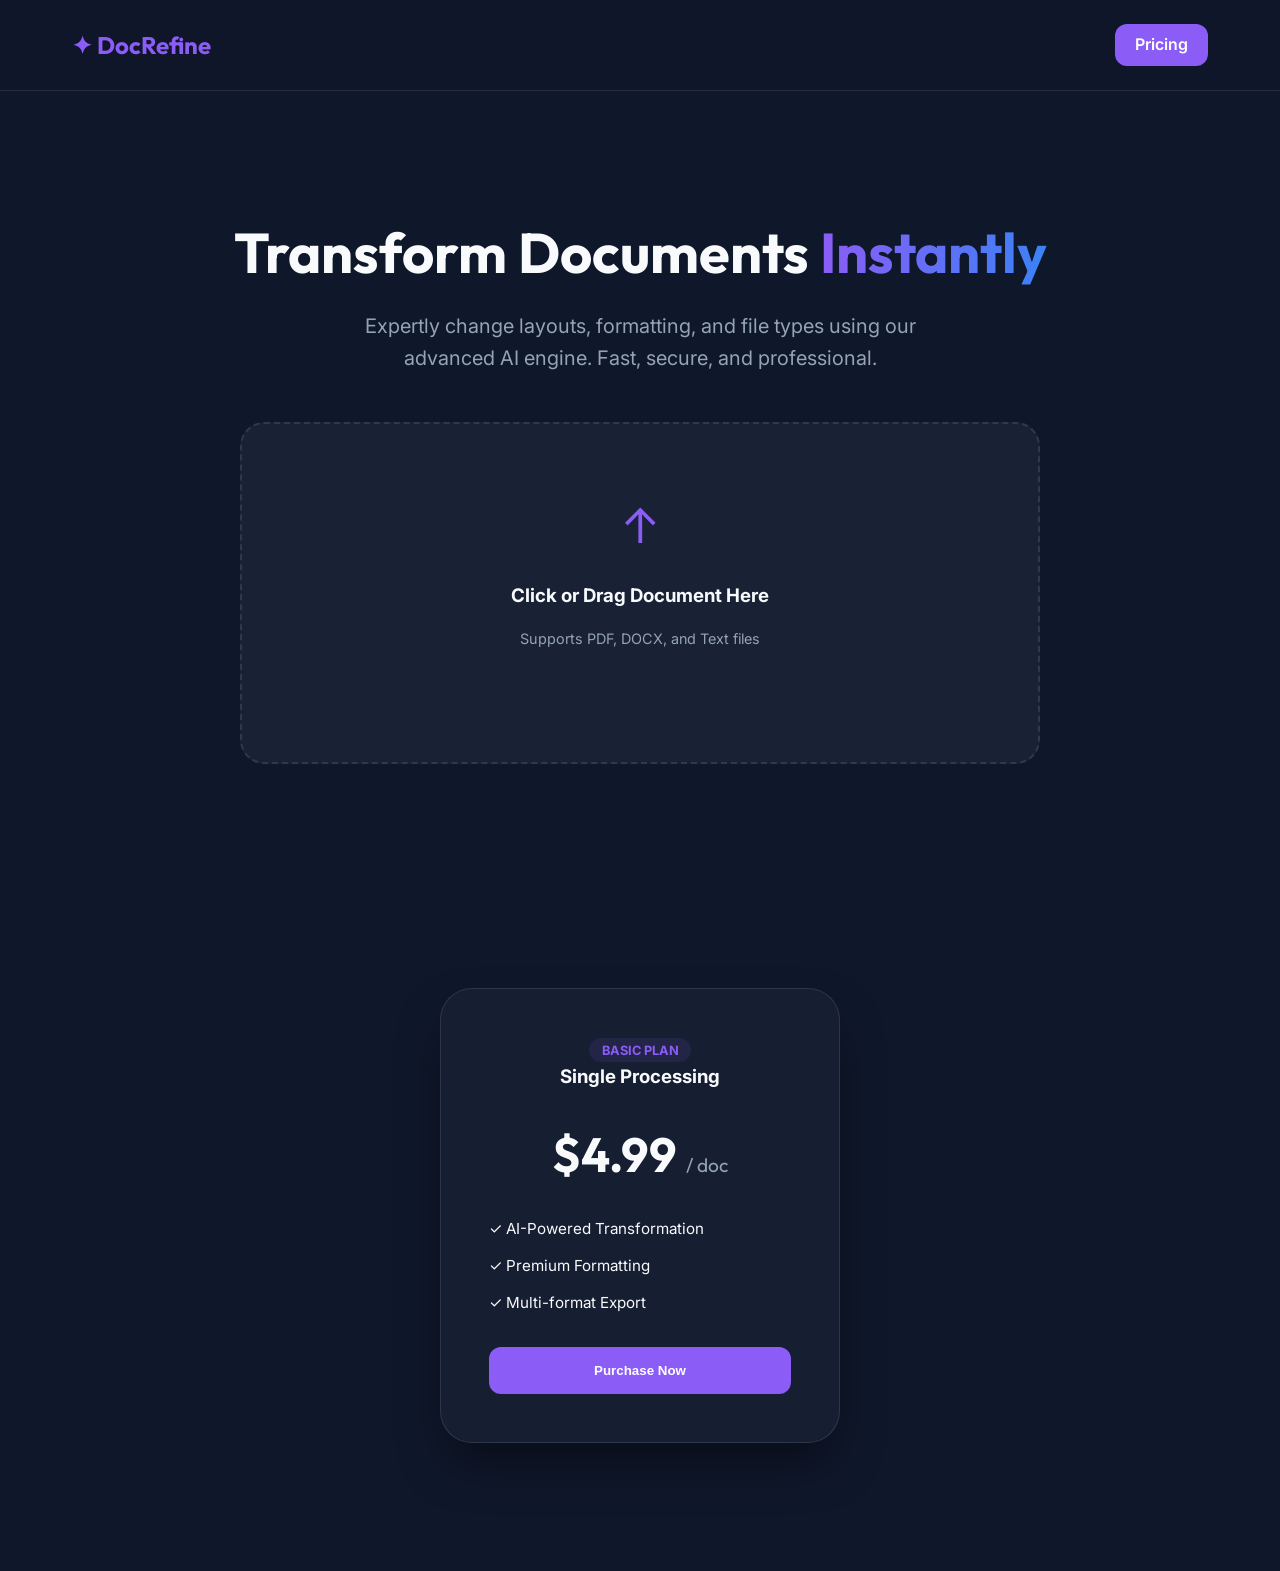
<file: index.html>
<!DOCTYPE html>
<html lang="en">
<head>
    <meta charset="UTF-8">
    <meta name="viewport" content="width=device-width, initial-scale=1.0">
    <title>DocRefine | AI Document Transformer</title>
    <link rel="preconnect" href="https://fonts.googleapis.com">
    <link rel="preconnect" href="https://fonts.gstatic.com" crossorigin>
    <link href="https://fonts.googleapis.com/css2?family=Inter:wght@400;500;600&family=Outfit:wght@400;600;700&display=swap" rel="stylesheet">
    <style>
        :root {
            --primary: #8b5cf6;
            --primary-hover: #7c3aed;
            --bg-dark: #0f172a;
            --bg-card: rgba(30, 41, 59, 0.7);
            --text-white: #f8fafc;
            --text-muted: #94a3b8;
            --glass-border: rgba(255, 255, 255, 0.1);
            --transition: all 0.3s cubic-bezier(0.4, 0, 0.2, 1);
        }

        * { margin: 0; padding: 0; box-sizing: border-box; }
        body {
            font-family: 'Inter', sans-serif;
            background-color: var(--bg-dark);
            color: var(--text-white);
            line-height: 1.6;
            overflow-x: hidden;
        }

        .container { max-width: 1200px; margin: 0 auto; padding: 0 2rem; }

        /* Navigation */
        nav {
            padding: 1.5rem 0;
            background: rgba(15, 23, 42, 0.8);
            backdrop-filter: blur(12px);
            border-bottom: 1px solid var(--glass-border);
            position: sticky; top: 0; z-index: 100;
        }
        nav .container { display: flex; justify-content: space-between; align-items: center; }
        .logo { font-family: 'Outfit'; font-size: 1.5rem; font-weight: 700; color: var(--primary); }

        /* Hero */
        .hero { padding: 8rem 0 4rem; text-align: center; }
        .hero h1 { font-family: 'Outfit'; font-size: 3.5rem; margin-bottom: 1.5rem; line-height: 1.2; }
        .hero h1 span { background: linear-gradient(to right, #8b5cf6, #3b82f6); -webkit-background-clip: text; -webkit-text-fill-color: transparent; }
        .hero p { font-size: 1.25rem; color: var(--text-muted); max-width: 600px; margin: 0 auto 3rem; }

        /* Upload Zone */
        .upload-card {
            max-width: 800px; margin: 0 auto 6rem;
            background: var(--bg-card);
            border: 2px dashed var(--glass-border);
            border-radius: 24px;
            padding: 4rem 2rem;
            text-align: center;
            backdrop-filter: blur(10px);
            cursor: pointer;
            transition: var(--transition);
        }
        .upload-card:hover { border-color: var(--primary); background: rgba(139, 92, 246, 0.05); }
        .upload-icon { font-size: 3rem; margin-bottom: 1rem; color: var(--primary); }

        /* Pricing Area */
        .pricing { padding: 4rem 0 8rem; }
        .pricing-card {
            max-width: 400px; margin: 0 auto;
            background: rgba(30, 41, 59, 0.5);
            border: 1px solid var(--glass-border);
            border-radius: 32px;
            padding: 3rem;
            text-align: center;
            box-shadow: 0 25px 50px -12px rgba(0,0,0,0.5);
        }
        .price { font-size: 3rem; font-weight: 700; margin: 1.5rem 0; font-family: 'Outfit'; }
        .price span { font-size: 1.2rem; color: var(--text-muted); font-weight: 400; }

        .btn-primary {
            display: inline-block; width: 100%;
            background: var(--primary); color: white;
            padding: 1rem; border-radius: 12px;
            text-decoration: none; font-weight: 600;
            border: none; cursor: pointer; transition: var(--transition);
        }
        .btn-primary:hover { background: var(--primary-hover); transform: translateY(-2px); box-shadow: 0 10px 20px rgba(139, 92, 246, 0.3); }

        /* Progress Simulation */
        .progress-bar { width: 100%; height: 8px; background: rgba(255,255,255,0.05); border-radius: 4px; margin: 2rem 0; overflow: hidden; display: none; }
        .progress-fill { width: 0%; height: 100%; background: var(--primary); transition: width 0.3s; }
        .hidden { display: none !important; }

        .success-msg { color: #10b981; font-weight: 600; margin-top: 1rem; display: none; }
    </style>
</head>
<body>

<nav>
    <div class="container">
        <div class="logo">✦ DocRefine</div>
        <div class="nav-links">
            <a href="#pricing" class="btn-primary" style="padding: 0.5rem 1.25rem;">Pricing</a>
        </div>
    </div>
</nav>

<section class="hero">
    <div class="container">
        <h1>Transform Documents <span>Instantly</span></h1>
        <p>Expertly change layouts, formatting, and file types using our advanced AI engine. Fast, secure, and professional.</p>
        
        <div id="upload-zone" class="upload-card">
            <div id="initial-state">
                <div class="upload-icon">↑</div>
                <h3>Click or Drag Document Here</h3>
                <p style="color: var(--text-muted); font-size: 0.9rem; margin-top: 1rem;">Supports PDF, DOCX, and Text files</p>
                <input type="file" id="file-input" hidden>
            </div>

            <div id="processing-state" class="hidden">
                <h3 id="status-text">Uploading...</h3>
                <div class="progress-bar" id="progress-bar" style="display: block;">
                    <div class="progress-fill" id="progress-fill"></div>
                </div>
            </div>

            <div id="success-state" class="hidden">
                <div style="font-size: 3rem; color: #10b981;">✓</div>
                <h3>Document Successfully Transformed!</h3>
                <p>Proceed to payment to download your file.</p>
            </div>
        </div>
    </div>
</section>

<section id="pricing" class="pricing">
    <div class="container">
        <div class="pricing-card">
            <span style="background: rgba(139, 92, 246, 0.1); color: var(--primary); padding: 0.3rem 0.8rem; border-radius: 20px; font-size: 0.8rem; font-weight: 700;">BASIC PLAN</span>
            <h3>Single Processing</h3>
            <div class="price">$4.99 <span>/ doc</span></div>
            <ul style="list-style: none; text-align: left; margin-bottom: 2rem; font-size: 0.95rem;">
                <li style="margin-bottom: 0.8rem;">✓ AI-Powered Transformation</li>
                <li style="margin-bottom: 0.8rem;">✓ Premium Formatting</li>
                <li style="margin-bottom: 0.8rem;">✓ Multi-format Export</li>
            </ul>
            <button class="btn-primary" onclick="alert('Proceeding to Checkout - $4.99 USD')">Purchase Now</button>
        </div>
    </div>
</section>

<script>
    const uploadZone = document.getElementById('upload-zone');
    const fileInput = document.getElementById('file-input');
    const initialState = document.getElementById('initial-state');
    const processingState = document.getElementById('processing-state');
    const successState = document.getElementById('success-state');
    const progressFill = document.getElementById('progress-fill');
    const statusText = document.getElementById('status-text');

    uploadZone.addEventListener('click', () => {
        if (initialState.classList.contains('hidden')) return;
        fileInput.click();
    });

    fileInput.addEventListener('change', () => {
        if (fileInput.files.length > 0) startSimulation();
    });

    function startSimulation() {
        initialState.classList.add('hidden');
        processingState.classList.remove('hidden');
        
        let progress = 0;
        const interval = setInterval(() => {
            progress += Math.random() * 20;
            if (progress >= 100) {
                progress = 100;
                clearInterval(interval);
                setTimeout(() => {
                    processingState.classList.add('hidden');
                    successState.classList.remove('hidden');
                }, 500);
            }
            progressFill.style.width = progress + '%';
            if (progress > 50) statusText.innerText = 'Refining content...';
            if (progress > 80) statusText.innerText = 'Finalizing export...';
        }, 400);
    }
</script>

</body>
</html>
</file>
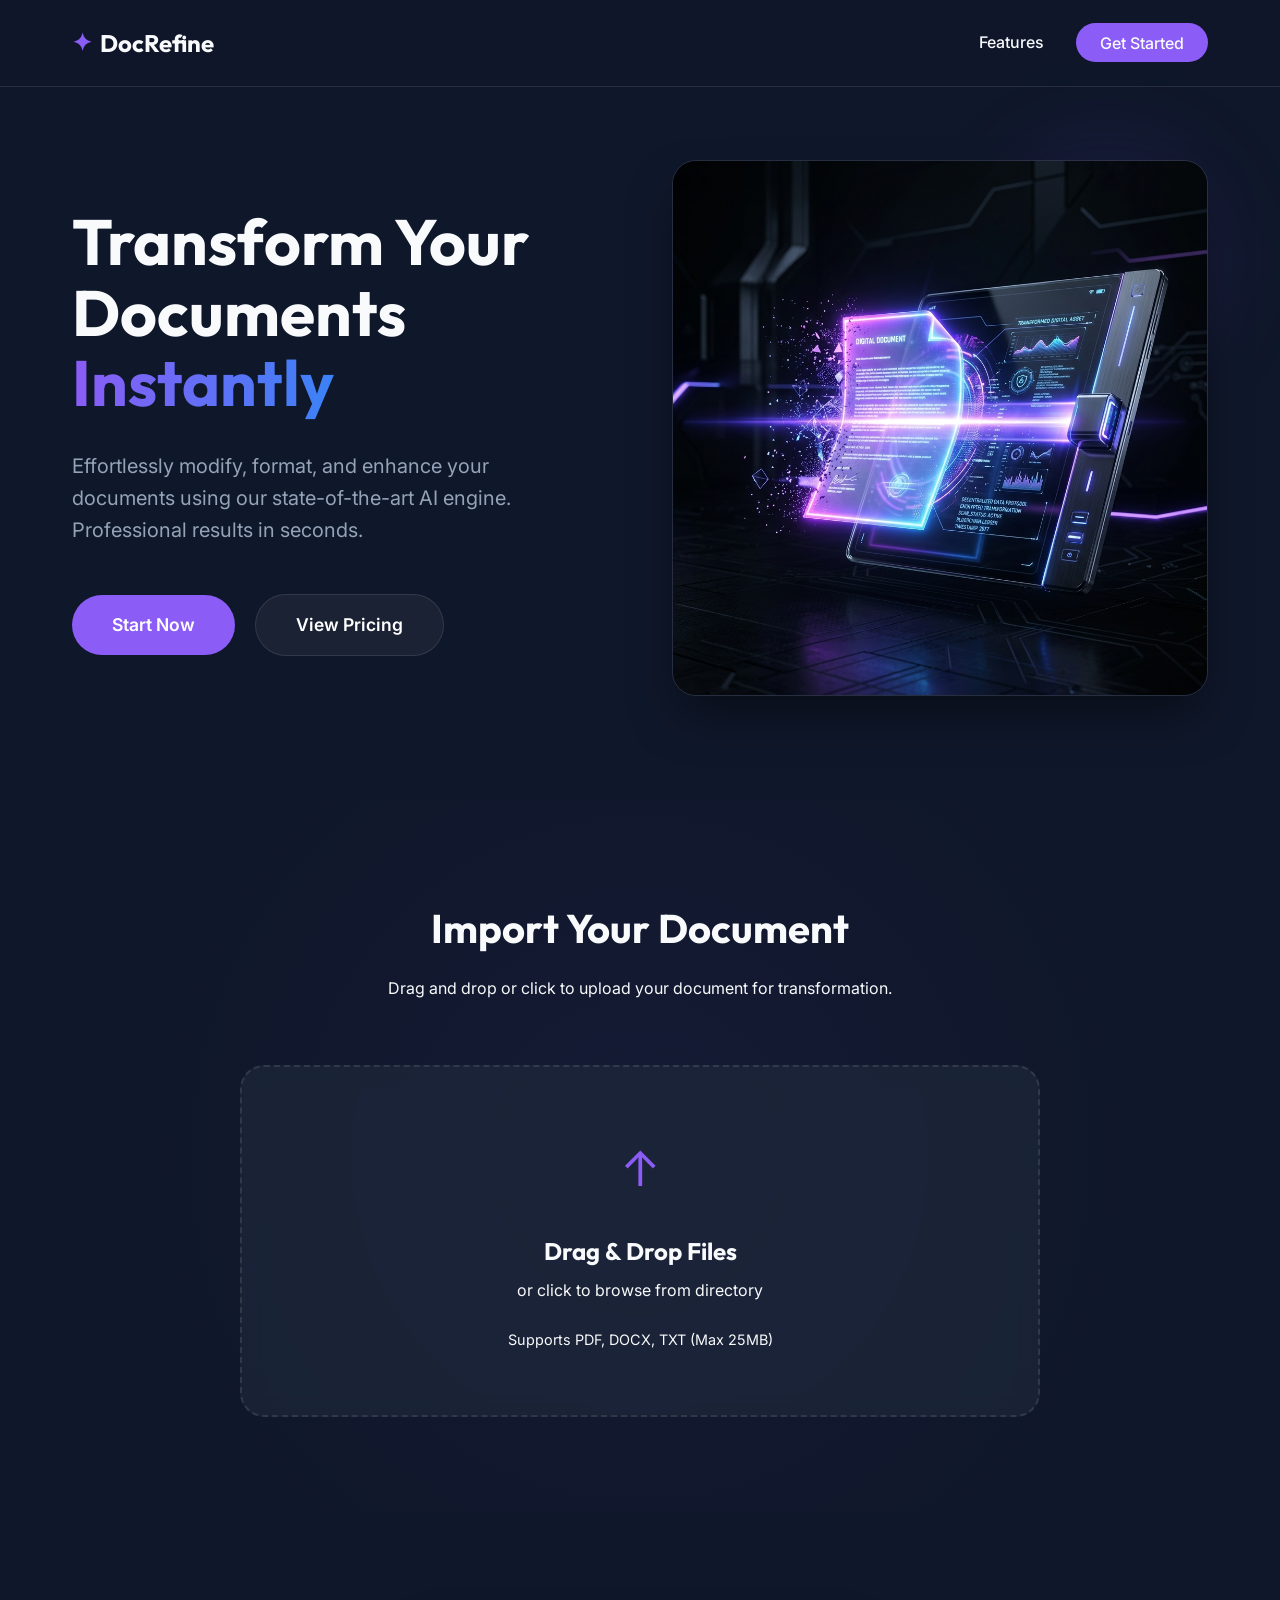
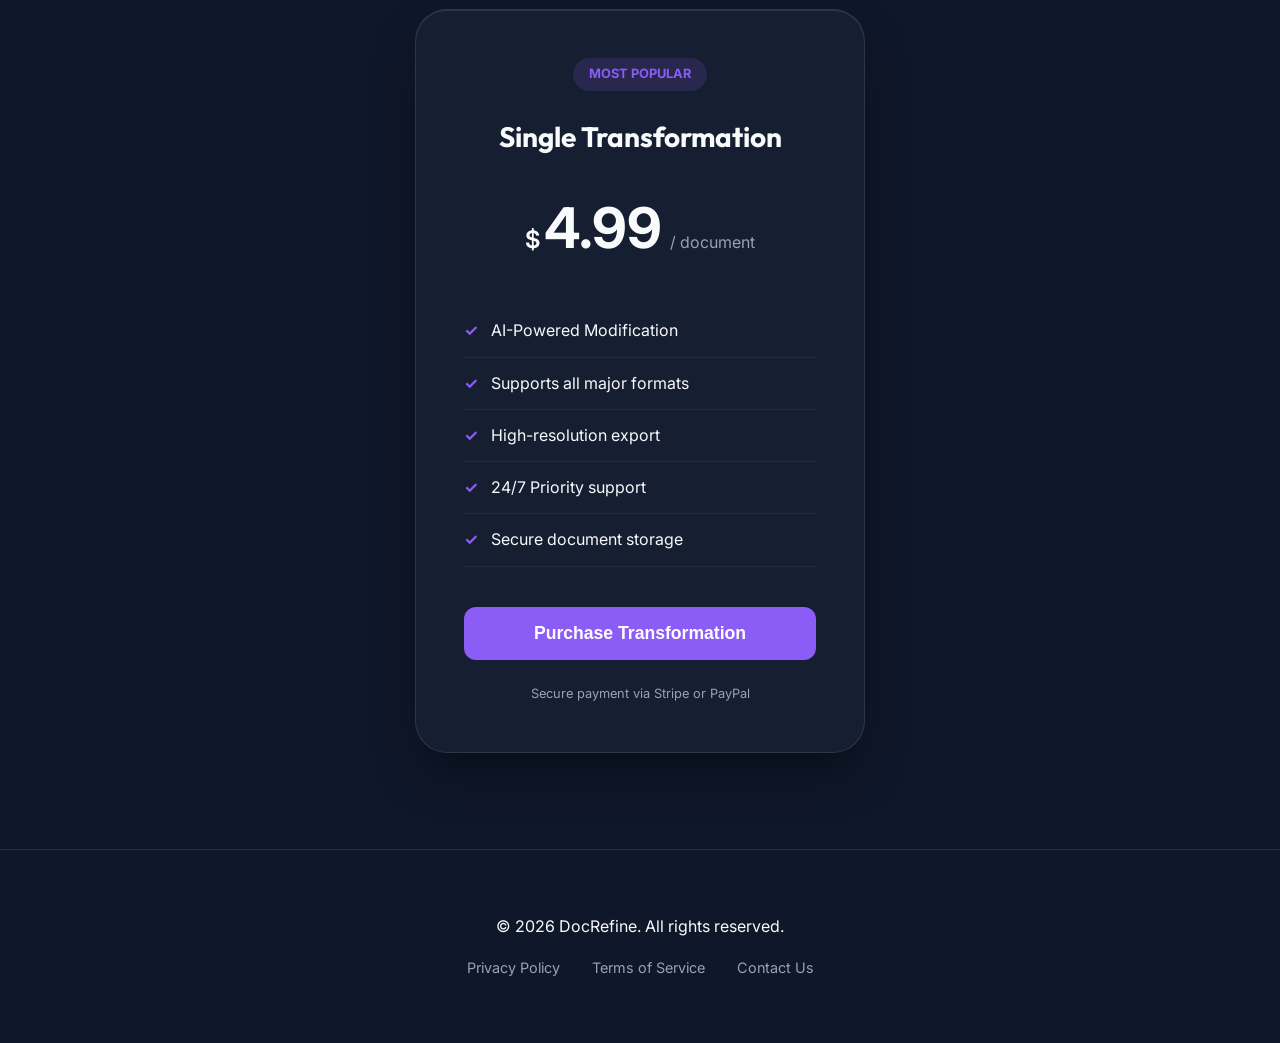
<file: doc-transformer/index.html>
<!DOCTYPE html>
<html lang="en">
<head>
    <meta charset="UTF-8">
    <meta name="viewport" content="width=device-width, initial-scale=1.0">
    <title>DocRefine | AI-Powered Document Transformation</title>
    <meta name="description" content="Transform and modify your documents instantly with AI. Only $4.99 per document.">
    <link rel="stylesheet" href="style.css">
    <link rel="preconnect" href="https://fonts.googleapis.com">
    <link rel="preconnect" href="https://fonts.gstatic.com" crossorigin>
    <link href="https://fonts.googleapis.com/css2?family=Inter:wght@400;500;600&family=Outfit:wght@400;600;700&display=swap" rel="stylesheet">
</head>
<body>
    <nav class="navbar">
        <div class="container">
            <div class="logo">
                <span class="logo-icon">✦</span>
                <span class="logo-text">DocRefine</span>
            </div>
            <ul class="nav-links">
                <li><a href="#features">Features</a></li>
                <li><a href="#pricing" class="btn-primary">Get Started</a></li>
            </ul>
        </div>
    </nav>

    <header class="hero">
        <div class="container">
            <div class="hero-content">
                <h1 class="fade-in">Transform Your Documents <span class="highlight">Instantly</span></h1>
                <p class="fade-in delay-1">Effortlessly modify, format, and enhance your documents using our state-of-the-art AI engine. Professional results in seconds.</p>
                <div class="hero-btns fade-in delay-2">
                    <a href="#upload-section" class="btn-primary-large">Start Now</a>
                    <a href="#pricing" class="btn-secondary-large">View Pricing</a>
                </div>
            </div>
            <div class="hero-image-container fade-in delay-3">
                <img src="hero.png" alt="AI Document Transformation illustration" class="hero-image">
                <div class="glass-orb"></div>
            </div>
        </div>
    </header>

    <section id="upload-section" class="upload-section">
        <div class="container">
            <div class="section-header">
                <h2>Import Your Document</h2>
                <p>Drag and drop or click to upload your document for transformation.</p>
            </div>
            
            <div id="drop-zone" class="drop-zone">
                <div class="drop-zone-content">
                    <div class="upload-icon">↑</div>
                    <h3>Drag & Drop Files</h3>
                    <p>or click to browse from directory</p>
                    <span class="file-info text-muted">Supports PDF, DOCX, TXT (Max 25MB)</span>
                    <input type="file" id="file-input" hidden>
                </div>
                
                <div id="progress-container" class="progress-container hidden">
                    <div class="process-steps">
                        <span class="step active">Scanning</span>
                        <span class="step">Transforming</span>
                        <span class="step">Finalizing</span>
                    </div>
                    <div class="progress-bar">
                        <div id="progress-fill" class="progress-fill"></div>
                    </div>
                    <p id="status-text">Uploading document...</p>
                </div>

                <div id="success-state" class="success-state hidden">
                    <div class="success-icon">✓</div>
                    <h3>Document Ready!</h3>
                    <p>Your document has been transformed. Proceed to checkout to download.</p>
                    <a href="#pricing" class="btn-primary">Go to Payment</a>
                </div>
            </div>
        </div>
    </section>

    <section id="pricing" class="pricing">
        <div class="container">
            <div class="pricing-card glassmorphism">
                <div class="pricing-header">
                    <span class="badge">Most Popular</span>
                    <h3>Single Transformation</h3>
                    <div class="price">
                        <span class="currency">$</span>
                        <span class="amount">4.99</span>
                        <span class="period">/ document</span>
                    </div>
                </div>
                <ul class="pricing-features">
                    <li>AI-Powered Modification</li>
                    <li>Supports all major formats</li>
                    <li>High-resolution export</li>
                    <li>24/7 Priority support</li>
                    <li>Secure document storage</li>
                </ul>
                <button class="btn-primary-block" id="pay-button">Purchase Transformation</button>
                <p class="payment-note">Secure payment via Stripe or PayPal</p>
            </div>
        </div>
    </section>

    <footer class="footer">
        <div class="container">
            <p>&copy; 2026 DocRefine. All rights reserved.</p>
            <div class="footer-links">
                <a href="#">Privacy Policy</a>
                <a href="#">Terms of Service</a>
                <a href="#">Contact Us</a>
            </div>
        </div>
    </footer>

    <script src="script.js"></script>
</body>
</html>
</file>
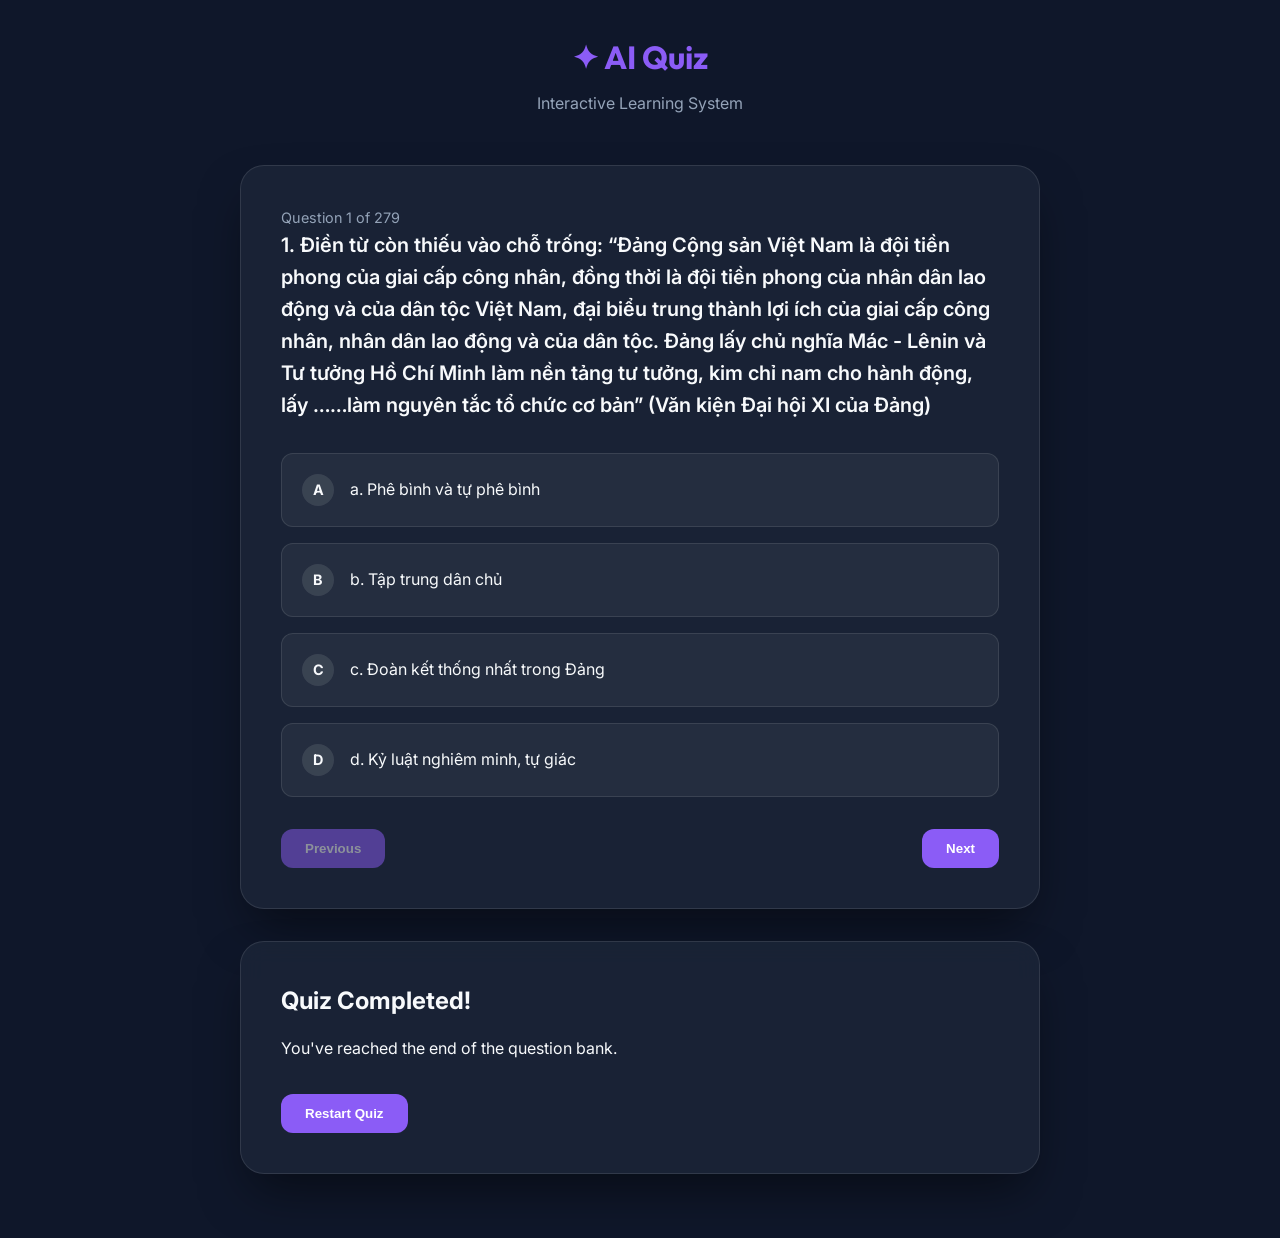
<file: quiz.html>
<!DOCTYPE html>
<html lang="en">
<head>
    <meta charset="UTF-8">
    <meta name="viewport" content="width=device-width, initial-scale=1.0">
    <title>AI Quiz Assistant | Knowledge Check</title>
    <link rel="preconnect" href="https://fonts.googleapis.com">
    <link rel="preconnect" href="https://fonts.gstatic.com" crossorigin>
    <link href="https://fonts.googleapis.com/css2?family=Inter:wght@400;500;600&family=Outfit:wght@400;600;700&display=swap" rel="stylesheet">
    <link rel="stylesheet" href="quiz.css">
</head>
<body>
    <div class="container">
        <header>
            <div class="logo">✦ AI Quiz</div>
            <p style="color: var(--text-muted);">Interactive Learning System</p>
        </header>

        <main id="quiz-container">
            <!-- Quiz Card (initially visible) -->
            <div class="quiz-card" id="question-card">
                <div class="progress-info" id="progress-text">Question 1 of 279</div>
                <div class="question-text" id="question-text">
                    Loading question...
                </div>
                <div class="options-container" id="options-container">
                    <!-- Options will be generated here -->
                </div>
                
                <div class="controls">
                    <button class="btn btn-primary" id="prev-btn" disabled>Previous</button>
                    <div id="feedback-text" style="font-weight: 600;"></div>
                    <button class="btn btn-primary" id="next-btn">Next</button>
                </div>
            </div>

            <!-- Completion State -->
            <div class="quiz-card hidden" id="completion-state">
                <h2 style="margin-bottom: 1rem;">Quiz Completed!</h2>
                <p id="score-text">You've reached the end of the question bank.</p>
                <button class="btn btn-primary" onclick="location.reload()" style="margin-top: 2rem;">Restart Quiz</button>
            </div>
        </main>
    </div>

    <script src="quiz.js"></script>
</body>
</html>
</file>
<file: doc-transformer/style.css>
:root {
    --primary: #8b5cf6;
    --primary-hover: #7c3aed;
    --bg-dark: #0f172a;
    --bg-card: rgba(30, 41, 59, 0.7);
    --text-white: #f8fafc;
    --text-muted: #94a3b8;
    --glass-border: rgba(255, 255, 255, 0.1);
    --transition: all 0.3s cubic-bezier(0.4, 0, 0.2, 1);
}

* {
    margin: 0;
    padding: 0;
    box-sizing: border-box;
}

body {
    font-family: 'Inter', sans-serif;
    background-color: var(--bg-dark);
    color: var(--text-white);
    line-height: 1.6;
    overflow-x: hidden;
}

h1, h2, h3, .logo-text {
    font-family: 'Outfit', sans-serif;
}

.container {
    max-width: 1200px;
    margin: 0 auto;
    padding: 0 2rem;
}

/* Navbar */
.navbar {
    padding: 1.5rem 0;
    position: fixed;
    width: 100%;
    top: 0;
    z-index: 1000;
    background: rgba(15, 23, 42, 0.8);
    backdrop-filter: blur(12px);
    border-bottom: 1px solid var(--glass-border);
}

.navbar .container {
    display: flex;
    justify-content: space-between;
    align-items: center;
}

.logo {
    display: flex;
    align-items: center;
    gap: 0.5rem;
    font-size: 1.5rem;
    font-weight: 700;
    color: var(--text-white);
}

.logo-icon {
    color: var(--primary);
}

.nav-links {
    display: flex;
    align-items: center;
    list-style: none;
    gap: 2rem;
}

.nav-links a {
    text-decoration: none;
    color: var(--text-white);
    font-weight: 500;
    transition: var(--transition);
}

.nav-links a:hover {
    color: var(--primary);
}

/* Buttons */
.btn-primary {
    background: var(--primary);
    color: white;
    padding: 0.6rem 1.5rem;
    border-radius: 99px;
    font-weight: 600;
    text-decoration: none;
    transition: var(--transition);
    border: none;
    cursor: pointer;
}

.btn-primary:hover {
    background: var(--primary-hover);
    transform: translateY(-2px);
    box-shadow: 0 10px 20px rgba(139, 92, 246, 0.3);
}

.btn-primary-large {
    display: inline-block;
    background: var(--primary);
    color: white;
    padding: 1rem 2.5rem;
    border-radius: 99px;
    font-size: 1.1rem;
    font-weight: 600;
    text-decoration: none;
    transition: var(--transition);
}

.btn-primary-large:hover {
    background: var(--primary-hover);
    transform: translateY(-3px);
    box-shadow: 0 15px 30px rgba(139, 92, 246, 0.4);
}

.btn-secondary-large {
    display: inline-block;
    background: rgba(255, 255, 255, 0.05);
    border: 1px solid var(--glass-border);
    color: white;
    padding: 1rem 2.5rem;
    border-radius: 99px;
    font-size: 1.1rem;
    font-weight: 600;
    text-decoration: none;
    transition: var(--transition);
    margin-left: 1rem;
}

.btn-secondary-large:hover {
    background: rgba(255, 255, 255, 0.1);
    border-color: rgba(255, 255, 255, 0.2);
}

.btn-primary-block {
    width: 100%;
    background: var(--primary);
    color: white;
    padding: 1rem;
    border-radius: 12px;
    font-size: 1.1rem;
    font-weight: 600;
    border: none;
    cursor: pointer;
    transition: var(--transition);
    margin-bottom: 0.5rem;
}

/* Hero Section */
.hero {
    padding: 10rem 0 6rem;
    position: relative;
    overflow: hidden;
}

.hero .container {
    display: grid;
    grid-template-columns: 1fr 1fr;
    align-items: center;
    gap: 4rem;
}

.hero h1 {
    font-size: 4rem;
    line-height: 1.1;
    margin-bottom: 2rem;
}

.hero .highlight {
    background: linear-gradient(to right, #8b5cf6, #3b82f6);
    -webkit-background-clip: text;
    -webkit-text-fill-color: transparent;
}

.hero p {
    font-size: 1.25rem;
    color: var(--text-muted);
    margin-bottom: 3rem;
    max-width: 500px;
}

.hero-image-container {
    position: relative;
}

.hero-image {
    width: 100%;
    border-radius: 24px;
    box-shadow: 0 25px 50px -12px rgba(0, 0, 0, 0.5);
    border: 1px solid var(--glass-border);
    animation: floating 6s ease-in-out infinite;
}

.glass-orb {
    position: absolute;
    width: 300px;
    height: 300px;
    background: radial-gradient(circle, rgba(139, 92, 246, 0.2) 0%, transparent 70%);
    top: -50px;
    right: -50px;
    z-index: -1;
    filter: blur(40px);
}

/* Upload Section */
.upload-section {
    padding: 6rem 0;
    background: radial-gradient(circle at center, rgba(139, 92, 246, 0.05) 0%, transparent 70%);
}

.section-header {
    text-align: center;
    margin-bottom: 4rem;
}

.section-header h2 {
    font-size: 2.5rem;
    margin-bottom: 1rem;
}

.drop-zone {
    max-width: 800px;
    margin: 0 auto;
    background: var(--bg-card);
    border: 2px dashed var(--glass-border);
    border-radius: 24px;
    padding: 4rem 2rem;
    text-align: center;
    transition: var(--transition);
    backdrop-filter: blur(10px);
    cursor: pointer;
    position: relative;
}

.drop-zone:hover, .drop-zone.drag-over {
    border-color: var(--primary);
    background: rgba(139, 92, 246, 0.05);
}

.upload-icon {
    font-size: 3rem;
    color: var(--primary);
    margin-bottom: 1.5rem;
}

.drop-zone h3 {
    font-size: 1.5rem;
    margin-bottom: 0.5rem;
}

.file-info {
    display: block;
    margin-top: 1.5rem;
    font-size: 0.9rem;
}

/* Progress State */
.hidden {
    display: none !important;
}

.progress-container {
    padding: 2rem 0;
}

.progress-bar {
    width: 100%;
    height: 8px;
    background: rgba(255, 255, 255, 0.05);
    border-radius: 4px;
    overflow: hidden;
    margin: 2rem 0;
}

.progress-fill {
    width: 0%;
    height: 100%;
    background: linear-gradient(to right, #8b5cf6, #3b82f6);
    transition: width 0.3s ease;
}

.process-steps {
    display: flex;
    justify-content: space-between;
    margin-bottom: 1rem;
}

.step {
    font-size: 0.9rem;
    color: var(--text-muted);
}

.step.active {
    color: var(--primary);
    font-weight: 600;
}

/* Success State */
.success-icon {
    font-size: 4rem;
    color: #10b981;
    margin-bottom: 1.5rem;
}

/* Pricing Section */
.pricing {
    padding: 6rem 0;
}

.pricing-card {
    max-width: 450px;
    margin: 0 auto;
    padding: 3rem;
    border-radius: 32px;
    background: rgba(30, 41, 59, 0.5);
    border: 1px solid var(--glass-border);
    backdrop-filter: blur(20px);
    text-align: center;
    position: relative;
    overflow: hidden;
}

.glassmorphism {
    box-shadow: 0 25px 50px -12px rgba(0, 0, 0, 0.5), inset 0 1px 1px rgba(255, 255, 255, 0.1);
}

.badge {
    display: inline-block;
    background: rgba(139, 92, 246, 0.15);
    color: var(--primary);
    padding: 0.4rem 1rem;
    border-radius: 99px;
    font-size: 0.8rem;
    font-weight: 700;
    text-transform: uppercase;
    margin-bottom: 1.5rem;
}

.pricing-header h3 {
    font-size: 1.75rem;
    margin-bottom: 1.5rem;
}

.price {
    display: flex;
    justify-content: center;
    align-items: baseline;
    margin-bottom: 2rem;
}

.currency {
    font-size: 1.5rem;
    font-weight: 600;
    margin-right: 0.2rem;
}

.amount {
    font-size: 3.5rem;
    font-weight: 700;
}

.period {
    color: var(--text-muted);
    margin-left: 0.5rem;
}

.pricing-features {
    list-style: none;
    text-align: left;
    margin-bottom: 2.5rem;
}

.pricing-features li {
    padding: 0.8rem 0;
    border-bottom: 1px solid rgba(255, 255, 255, 0.05);
    display: flex;
    align-items: center;
    gap: 0.8rem;
}

.pricing-features li::before {
    content: "✓";
    color: var(--primary);
    font-weight: 700;
}

.payment-note {
    font-size: 0.8rem;
    color: var(--text-muted);
    margin-top: 1rem;
}

/* Footer */
.footer {
    padding: 4rem 0;
    border-top: 1px solid var(--glass-border);
    text-align: center;
}

.footer-links {
    display: flex;
    justify-content: center;
    gap: 2rem;
    margin-top: 1rem;
}

.footer-links a {
    color: var(--text-muted);
    text-decoration: none;
    font-size: 0.9rem;
    transition: var(--transition);
}

.footer-links a:hover {
    color: var(--text-white);
}

/* Animations */
@keyframes floating {
    0% { transform: translateY(0px); }
    50% { transform: translateY(-20px); }
    100% { transform: translateY(0px); }
}

.fade-in {
    opacity: 0;
    transform: translateY(30px);
    animation: fadeIn 0.8s ease forwards;
}

@keyframes fadeIn {
    to {
        opacity: 1;
        transform: translateY(0);
    }
}

.delay-1 { animation-delay: 0.2s; }
.delay-2 { animation-delay: 0.4s; }
.delay-3 { animation-delay: 0.6s; }

/* Responsive */
@media (max-width: 968px) {
    .hero .container {
        grid-template-columns: 1fr;
        text-align: center;
    }
    .hero h1 { font-size: 3rem; }
    .hero p { margin: 0 auto 3rem; }
    .hero-image-container { order: -1; margin-bottom: 3rem; }
}

@media (max-width: 576px) {
    .hero h1 { font-size: 2.5rem; }
    .nav-links { display: none; }
    .btn-secondary-large { margin-left: 0; margin-top: 1rem; }
}
</file>
<file: quiz.css>
:root {
    --primary: #8b5cf6;
    --primary-hover: #7c3aed;
    --bg-dark: #0f172a;
    --bg-card: rgba(30, 41, 59, 0.7);
    --text-white: #f8fafc;
    --text-muted: #94a3b8;
    --glass-border: rgba(255, 255, 255, 0.1);
    --success: #10b981;
    --error: #ef4444;
    --transition: all 0.3s cubic-bezier(0.4, 0, 0.2, 1);
}

* { margin: 0; padding: 0; box-sizing: border-box; }

body {
    font-family: 'Inter', sans-serif;
    background-color: var(--bg-dark);
    color: var(--text-white);
    line-height: 1.6;
    min-height: 100vh;
    padding: 2rem;
}

.container {
    max-width: 800px;
    margin: 0 auto;
}

header {
    text-align: center;
    margin-bottom: 3rem;
}

.logo {
    font-family: 'Outfit';
    font-size: 2rem;
    font-weight: 700;
    color: var(--primary);
    margin-bottom: 0.5rem;
}

.quiz-card {
    background: var(--bg-card);
    border: 1px solid var(--glass-border);
    border-radius: 24px;
    padding: 2.5rem;
    backdrop-filter: blur(12px);
    box-shadow: 0 25px 50px -12px rgba(0,0,0,0.5);
    margin-bottom: 2rem;
    animation: fadeIn 0.5s ease-out;
}

@keyframes fadeIn {
    from { opacity: 0; transform: translateY(10px); }
    to { opacity: 1; transform: translateY(0); }
}

.question-text {
    font-size: 1.25rem;
    font-weight: 600;
    margin-bottom: 2rem;
    color: var(--text-white);
}

.options-container {
    display: flex;
    flex-direction: column;
    gap: 1rem;
}

.option {
    background: rgba(255, 255, 255, 0.05);
    border: 1px solid var(--glass-border);
    border-radius: 12px;
    padding: 1.25rem;
    cursor: pointer;
    transition: var(--transition);
    display: flex;
    align-items: center;
}

.option:hover {
    background: rgba(255, 255, 255, 0.1);
    border-color: var(--primary);
    transform: translateX(5px);
}

.option.correct {
    background: rgba(16, 185, 129, 0.2) !important;
    border-color: var(--success) !important;
    color: var(--success);
}

.option.wrong {
    background: rgba(239, 68, 68, 0.2) !important;
    border-color: var(--error) !important;
    color: var(--error);
}

.option-letter {
    width: 32px;
    height: 32px;
    background: var(--glass-border);
    border-radius: 50%;
    display: flex;
    align-items: center;
    justify-content: center;
    margin-right: 1rem;
    font-weight: 700;
    font-size: 0.9rem;
    flex-shrink: 0;
}

.option.correct .option-letter { background: var(--success); color: white; }
.option.wrong .option-letter { background: var(--error); color: white; }

.controls {
    display: flex;
    justify-content: space-between;
    align-items: center;
    margin-top: 2rem;
}

.btn {
    padding: 0.75rem 1.5rem;
    border-radius: 12px;
    border: none;
    cursor: pointer;
    font-weight: 600;
    transition: var(--transition);
}

.btn-primary { background: var(--primary); color: white; }
.btn-primary:hover { background: var(--primary-hover); }
.btn-primary:disabled { opacity: 0.5; cursor: not-allowed; }

.progress-info {
    font-size: 0.9rem;
    color: var(--text-muted);
}
</file>
